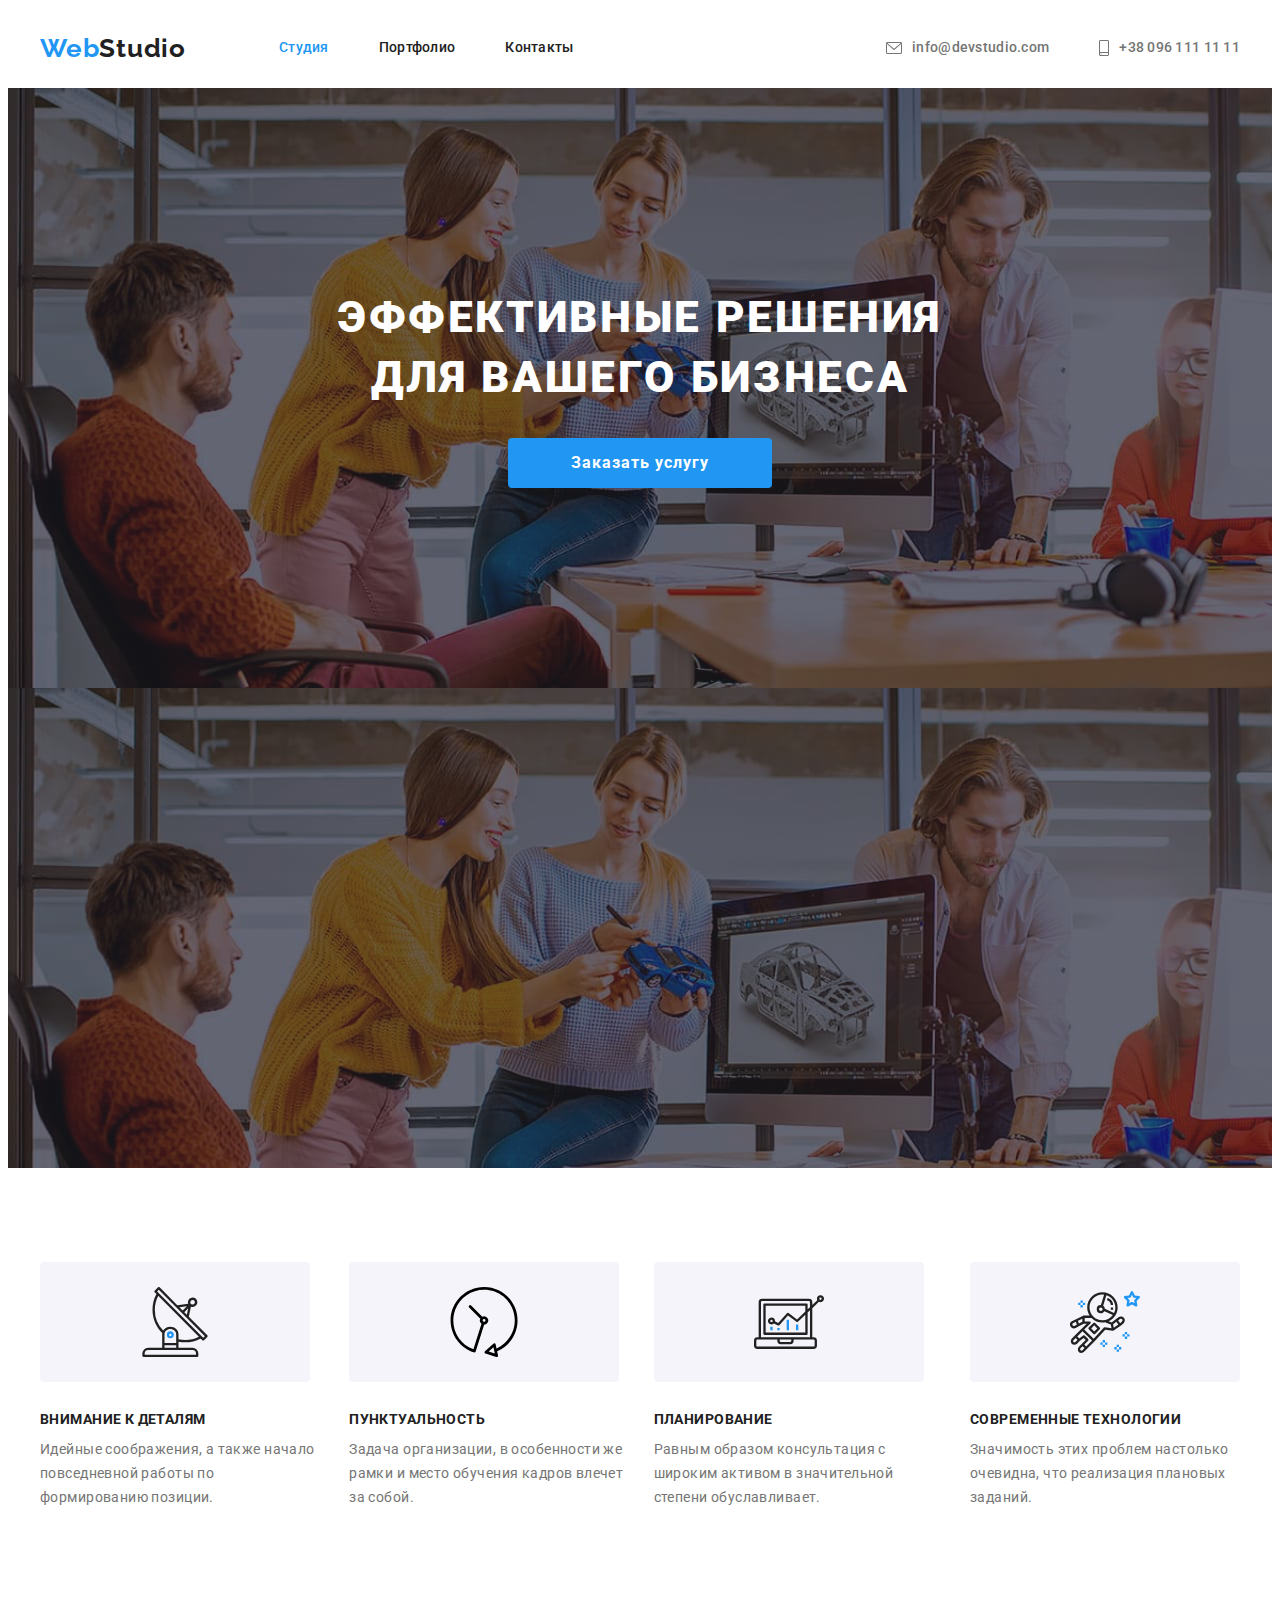
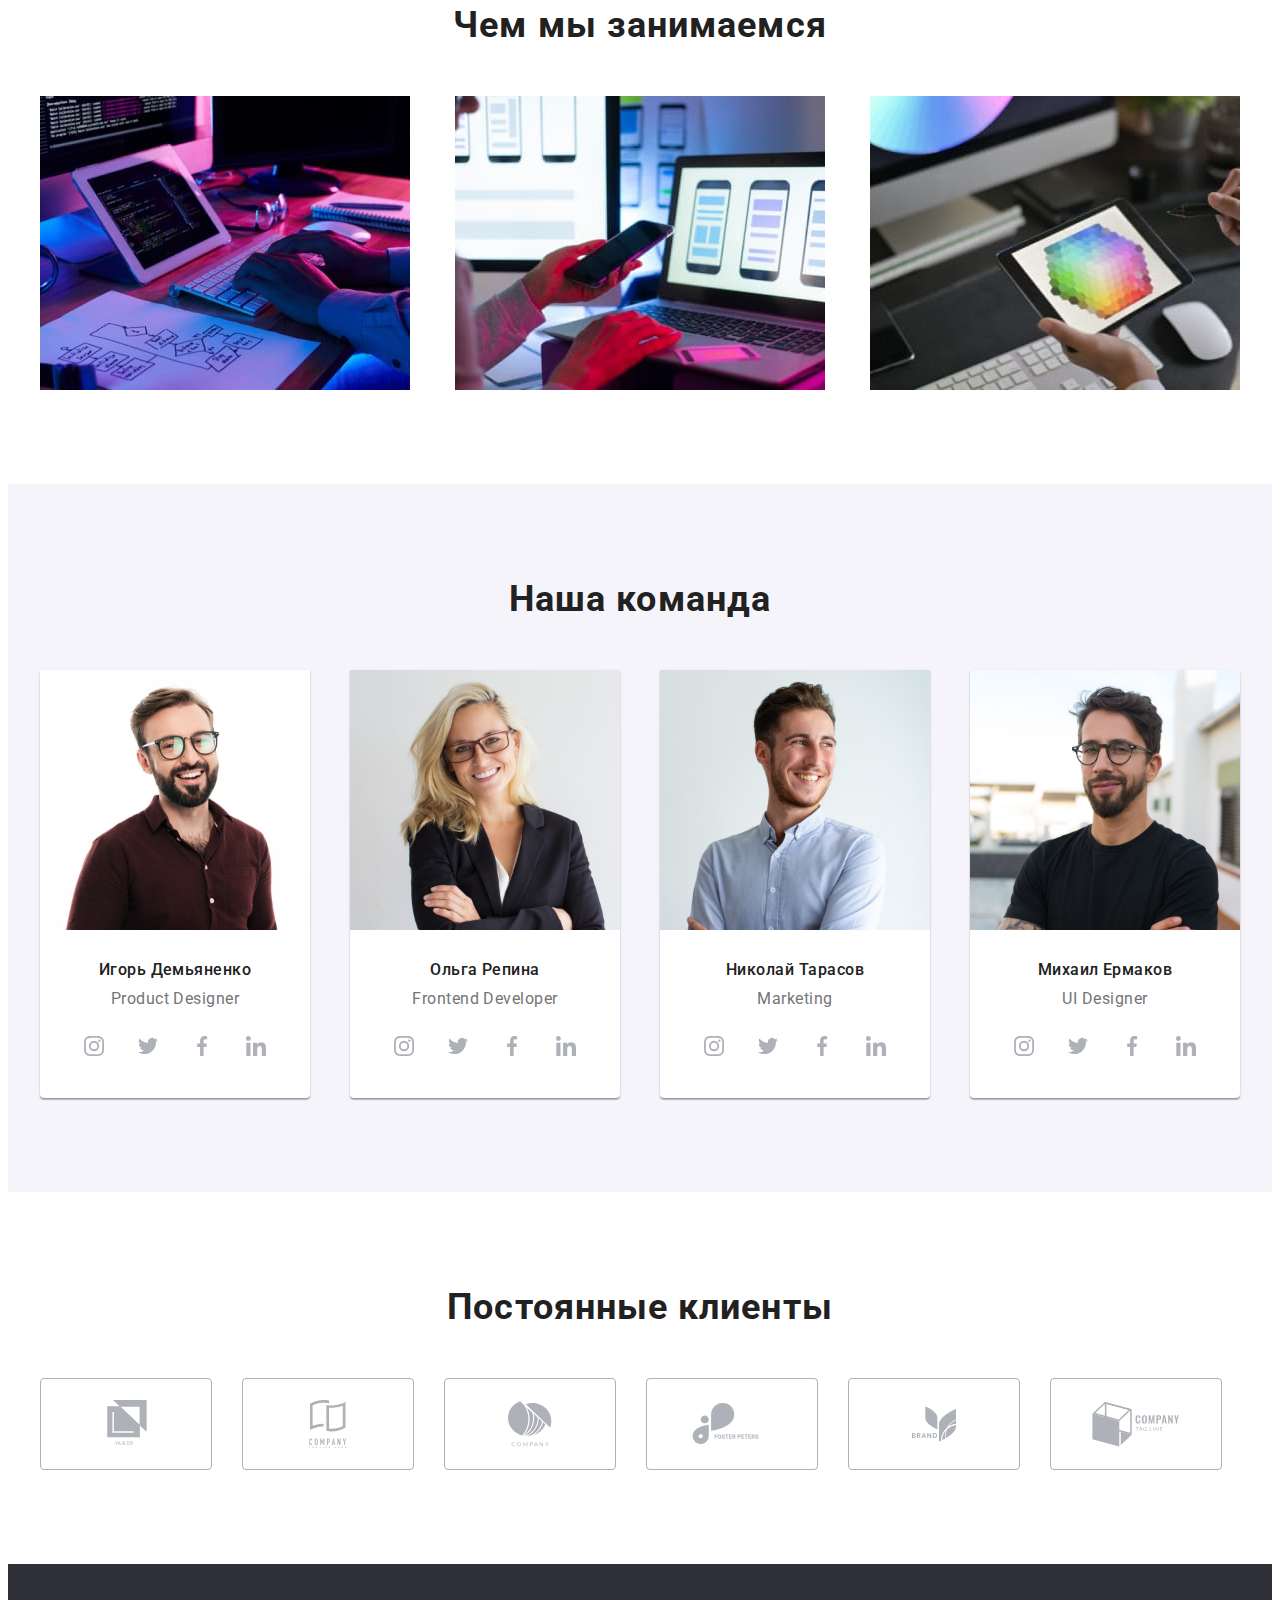
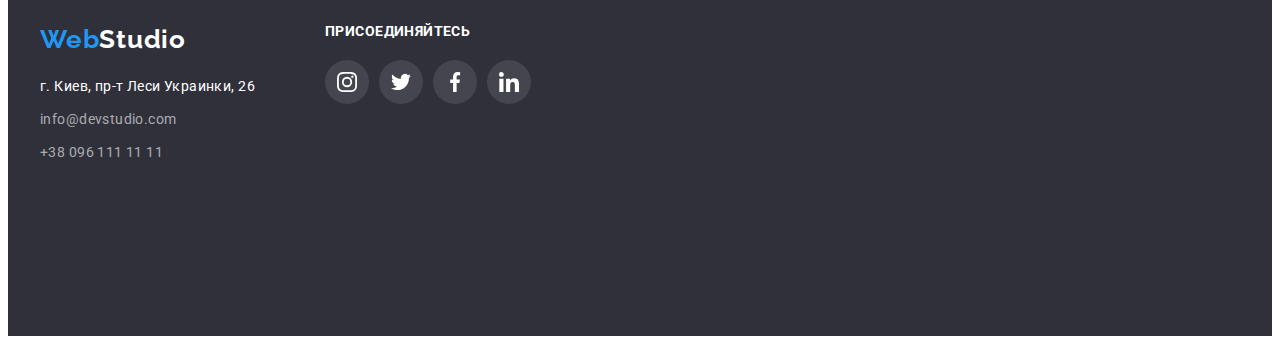
<file: index.html>
<!DOCTYPE html>
<html lang="ru">
  <head>
    <meta charset="UTF-8" />
    <meta name="viewport" content="width=device-width, initial-scale=1.0" />
    <title>WebStudio</title>
    
    <link href="https://fonts.googleapis.com/css2?family=Raleway:wght@700&family=Roboto:wght@400;500;700;900&display=swap"
      rel="stylesheet">
      <link rel="stylesheet" href="https://cdnjs.cloudflare.com/ajax/libs/modern-normalize/1.0.0/modern-normalize.min.css"
        integrity="sha512-ISS7cAi1PEhQ8jnbJpJZMd29NlhNj4AWYyLOSp2CE/CsHxTCu+r+t0D2yoJudVrd0/8fTVPUVDzY5Tvli75u/g=="
        crossorigin="anonymous" />
    <link rel="stylesheet" href="./css/styles.css" />
  </head>
  <body>
    <header class="header">
      <!--Шапка сторінки-->
      <div class="conteiner">
        <a href="./index.html" class="logo"> Web<span class="studio-header">Studio</span></a>
        
        <nav class="head-navigation">
          <ul class="header-nav">
            <li class="item"><a href="./index.html" class="link current">Студия</a></li>
            <li class="item"><a href="./portfolio.html" class="link">Портфолио</a></li>
            <li class="item"><a href="#adress" class="link">Контакты</a></li>
          </ul>
        </nav>
        
        <ul class="header-adress">
          <li class="item mail-item"><a href="mailto:info@devstudio.com" class="link">
            <svg class="icon icon-mail" width="16" height="12">
              <use href="./images/splite.svg#icon-envelope"></use>
            </svg>
            info@devstudio.com</a></li>
          <li class="item phone-item"><a href="tel:380961111111" class="link">
            <svg class="icon icon-phone" width="10" height="16">
              <use href="./images/splite.svg#icon-smartphone"></use>
            </svg>
            +38 096 111 11 11</a></li>
        </ul>
      </div>
      
    </header>

    <main>
      <!--Головне вікно-->
      <section class="hero">
        <h1 class="hero-tittle">
          Эффективные решения <br />
          для вашего бизнеса
        </h1>
        <a href="" class="hero-button">Заказать услугу</a>
      </section>

      <!--Особливості комранії-->
      <section class="section section-features">
        <h2 class="visually-hidden">Наши особености</h2>

        <div class="conteiner">
          <ul class="features">
            <li class="item">
              <div class="background">
                <svg class="icon">
                  <use href="./images/splite.svg#icon-antenna"></use>
                </svg>
              </div>
             <h3 class="feature-tittle">Внимание к деталям</h3>
              <p class="feature-text">
              Идейные соображения, а также начало повседневной работы по
              формированию позиции.
              </p>
            </li>
            <li class="item">
              <div class="background">
                <svg class="icon">
                  <use href="./images/splite.svg#icon-Vector"></use>
                </svg>
              </div>
              <h3 class="feature-tittle">Пунктуальность</h3>
              <p class="feature-text">
              Задача организации, в особенности же рамки и место обучения кадров
              влечет за собой.
              </p>
            </li>
            <li class="item">
              <div class="background">
                <svg class="icon">
                  <use href="./images/splite.svg#icon-diagram"></use>
                </svg>
              </div>
              <h3 class="feature-tittle">Планирование</h3>
              <p class="feature-text">
              Равным образом консультация с широким активом в значительной
              степени обуславливает.
              </p>
            </li>
            <li class="item">
              <div class="background">
                <svg class="icon">
                  <use href="./images/splite.svg#icon-astronaut"></use>
                </svg>
              </div>
              <h3 class="feature-tittle">Современные технологии</h3>
              <p class="feature-text">
              Значимость этих проблем настолько очевидна, что реализация
              плановых заданий.
              </p>
            </li>
          </ul>
        </div>
        
      </section>

      <!--Чим займається компанія-->
      <section class="section work-section">
        <div class="conteiner">
          <h2 class="work-tittle">Чем мы занимаемся</h2>
          <ul class="work-img">
            <li>
              <img class="img" src="./images/main-page/img.jpg" alt="Печатание на компьютере" width="370" />
            </li>
            <li>
              <img class="img" src="./images/main-page/img(1).jpg" alt="Телефон и компьютер" width="370" />
            </li>
            <li>
              <img class="img" src="./images/main-page/img(2).jpg" alt="Рисование на планшете" width="370" />
            </li>
          </ul>
        </div>
      </section>

      <!--Команда-->
      <section class="section team">
        <div class="conteiner">
          <h2 class="team-tittle">Наша команда</h2>
          <ul class="team-list">
            <li class="list-item">
              <img class="img" src="./images/main-page/worker1.jpg" alt="Фото сотрудника" width="270" />
              <h3 class="name-worker">Игорь Демьяненко</h3>
              <p lang="en" class="work-position">Product Designer</p>
              <ul class="social-list">
                <li class="item insta-link"><a class="link" href="https://www.instagram.com/" target="_blank" rel="noreferrer noopener">
                  <svg class="icon" width="20" height="20">
                    <use href="./images/splite.svg#icon-instagram"></use>
                  </svg>
                </a></li>
                <li class="item twit-link"><a class="link" href="https://twitter.com/" target="_blank" rel="noreferrer noopener">
                <svg class="icon" width="20" height="20">
                  <use href="./images/splite.svg#icon-twitter"></use>
                </svg>
                </a></li>
                <li class="item face-link"><a class="link" href="https://www.facebook.com/" target="_blank" rel="noreferrer noopener">
                <svg class="icon" width="20" height="20">
                  <use href="./images/splite.svg#icon-facebook"></use>
                </svg>
                </a></li>
                <li class="item linked-link"><a class="link" href="https://www.linkedin.com/" target="_blank" rel="noreferrer noopener">
                  <svg class="icon" width="20" height="20">
                    <use href="./images/splite.svg#icon-linkedin"></use>
                  </svg>
                </a></li>
              </ul> 
            </li >
            <li class="list-item">
              <img class="img" src="./images/main-page/worker4.jpg" alt="Фото сотрудника" width="270" />
              <h3 class="name-worker">Ольга Репина</h3>
              <p lang="en" class="work-position">Frontend Developer</p>
              <ul class="social-list">
                <li class="item insta-link"><a class="link" href="https://www.instagram.com/" target="_blank" rel="noreferrer noopener">
                    <svg class="icon" width="20" height="20">
                      <use href="./images/splite.svg#icon-instagram"></use>
                    </svg>
                  </a></li>
                <li class="item twit-link"><a class="link" href="https://twitter.com/" target="_blank" rel="noreferrer noopener">
                    <svg class="icon" width="20" height="20">
                      <use href="./images/splite.svg#icon-twitter"></use>
                    </svg>
                  </a></li>
                <li class="item face-link"><a class="link" href="https://www.facebook.com/" target="_blank" rel="noreferrer noopener">
                    <svg class="icon" width="20" height="20">
                      <use href="./images/splite.svg#icon-facebook"></use>
                    </svg>
                  </a></li>
                <li class="item linked-link"><a class="link" href="https://www.linkedin.com/" target="_blank" rel="noreferrer noopener">
                    <svg class="icon" width="20" height="20">
                      <use href="./images/splite.svg#icon-linkedin"></use>
                    </svg>
                  </a></li>
              </ul>
            </li>
            <li class="list-item">
              <img class="img" src="./images/main-page/worker3.jpg" alt="Фото сотрудника" width="270" />
              <h3 class="name-worker">Николай Тарасов</h3>
              <p lang="en" class="work-position">Marketing</p>
              <ul class="social-list">
                <li class="item insta-link"><a class="link" href="https://www.instagram.com/" target="_blank" rel="noreferrer noopener">
                    <svg class="icon" width="20" height="20">
                      <use href="./images/splite.svg#icon-instagram"></use>
                    </svg>
                  </a></li>
                <li class="item twit-link"><a class="link" href="https://twitter.com/" target="_blank" rel="noreferrer noopener">
                    <svg class="icon" width="20" height="20">
                      <use href="./images/splite.svg#icon-twitter"></use>
                    </svg>
                  </a></li>
                <li class="item face-link"><a class="link" href="https://www.facebook.com/" target="_blank" rel="noreferrer noopener">
                    <svg class="icon" width="20" height="20">
                      <use href="./images/splite.svg#icon-facebook"></use>
                    </svg>
                  </a></li>
                <li class="item linked-link"><a class="link" href="https://www.linkedin.com/" target="_blank" rel="noreferrer noopener">
                    <svg class="icon" width="20" height="20">
                      <use href="./images/splite.svg#icon-linkedin"></use>
                    </svg>
                  </a></li>
              </ul>
            </li>
            <li class="list-item">
              <img class="img" src="./images/main-page/worker2.jpg" alt="Фото сотрудника" width="270" />
              <h3 class="name-worker">Михаил Ермаков</h3>
              <p lang="en" class="work-position">UI Designer</p>
              <ul class="social-list">
                <li class="item insta-link"><a class="link" href="https://www.instagram.com/" target="_blank" rel="noreferrer noopener">
                    <svg class="icon" width="20" height="20">
                      <use href="./images/splite.svg#icon-instagram"></use>
                    </svg>
                  </a></li>
                <li class="item twit-link"><a class="link" href="https://twitter.com/" target="_blank" rel="noreferrer noopener">
                    <svg class="icon" width="20" height="20">
                      <use href="./images/splite.svg#icon-twitter"></use>
                    </svg>
                  </a></li>
                <li class="item face-link"><a class="link" href="https://www.facebook.com/" target="_blank" rel="noreferrer noopener">
                    <svg class="icon" width="20" height="20">
                      <use href="./images/splite.svg#icon-facebook"></use>
                    </svg>
                  </a></li>
                <li class="item linked-link"><a class="link" href="https://www.linkedin.com/" target="_blank" rel="noreferrer noopener">
                    <svg class="icon" width="20" height="20">
                      <use href="./images/splite.svg#icon-linkedin"></use>
                    </svg>
                  </a></li>
              </ul>
            </li>
          </ul>
        </div>

        
      </section>

      <!--Постійні клієнти-->
      <section class="section clients">
        <div class="conteiner">
        <h2 class="clients-tittle">Постоянные клиенты</h2>
        <ul class="clients-list">
          <li class="clients-item"><a class="link" href="">
            <svg class="icon" width="44" height="48">
              <use href="./images/splite.svg#icon-logo1"></use>
            </svg>
          </a></li>
          <li class="clients-item"><a class="link" href="">
            <svg class="icon" width="44" height="48">
              <use href="./images/splite.svg#icon-logo2"></use>
            </svg>
          </a></li>
          <li class="clients-item"><a class="link" href="">
            <svg class="icon" width="44" height="48">
              <use href="./images/splite.svg#icon-logo3"></use>
            </svg>
          </a></li>
          <li class="clients-item"><a class="link" href="">
            <svg class="icon" width="82" height="42">
              <use href="./images/splite.svg#icon-logo4"></use>
            </svg>
          </a></li>
          <li class="clients-item"><a class="link" href="">
            <svg class="icon" width="44" height="48">
              <use href="./images/splite.svg#icon-logo5"></use>
            </svg>
          </a></li>
          <li class="clients-item"><a class="link" href="">
            <svg class="icon" width="88" height="45">
              <use href="./images/splite.svg#icon-logo6"></use>
            </svg>
          </a></li>
        </ul>
        </div>

      </section>
    </main>

    <footer class="footer">
      <!--Підвал-->
      <div class="conteiner">
        <div class="adress-conteiner">
        <a href="./index.html" class="logo"> Web<span class="studio-footer">Studio</span></a>
        <address id="adress">
          <p class="adress">г. Киев, пр-т Леси Украинки, 26</p>
    
          <ul class="footer-adress">
            <li class="list-item"><a href="mailto:info@devstudio.com" class="link">info@devstudio.com</a></li>
            <li class="list-item"><a href="tel:380961111111" class="link">+38 096 111 11 11</a></li>
          </ul>
        </address>
        </div>
        <div class="footer-social">
          <span class="join">присоединяйтесь</span>
            <ul class="social-list">
              <li class="item insta-link"><a class="link" href="https://www.instagram.com/" target="_blank" rel="noreferrer noopener">
                  <svg class="icon" width="20" height="20">
                    <use href="./images/splite.svg#icon-instagram"></use>
                  </svg>
                </a></li>
              <li class="item twit-link"><a class="link" href="https://twitter.com/" target="_blank" rel="noreferrer noopener">
                  <svg class="icon" width="20" height="20">
                    <use href="./images/splite.svg#icon-twitter"></use>
                  </svg>
                </a></li>
              <li class="item face-link"><a class="link" href="https://www.facebook.com/" target="_blank" rel="noreferrer noopener">
                  <svg class="icon" width="20" height="20">
                    <use href="./images/splite.svg#icon-facebook"></use>
                  </svg>
                </a></li>
              <li class="item linked-link"><a class="link" href="https://www.linkedin.com/" target="_blank" rel="noreferrer noopener">
                  <svg class="icon" width="20" height="20">
                    <use href="./images/splite.svg#icon-linkedin"></use>
                  </svg>
                </a></li>
            </ul>
        
        </div>
      </div>
    </footer>
  </body>
</html>
</file>
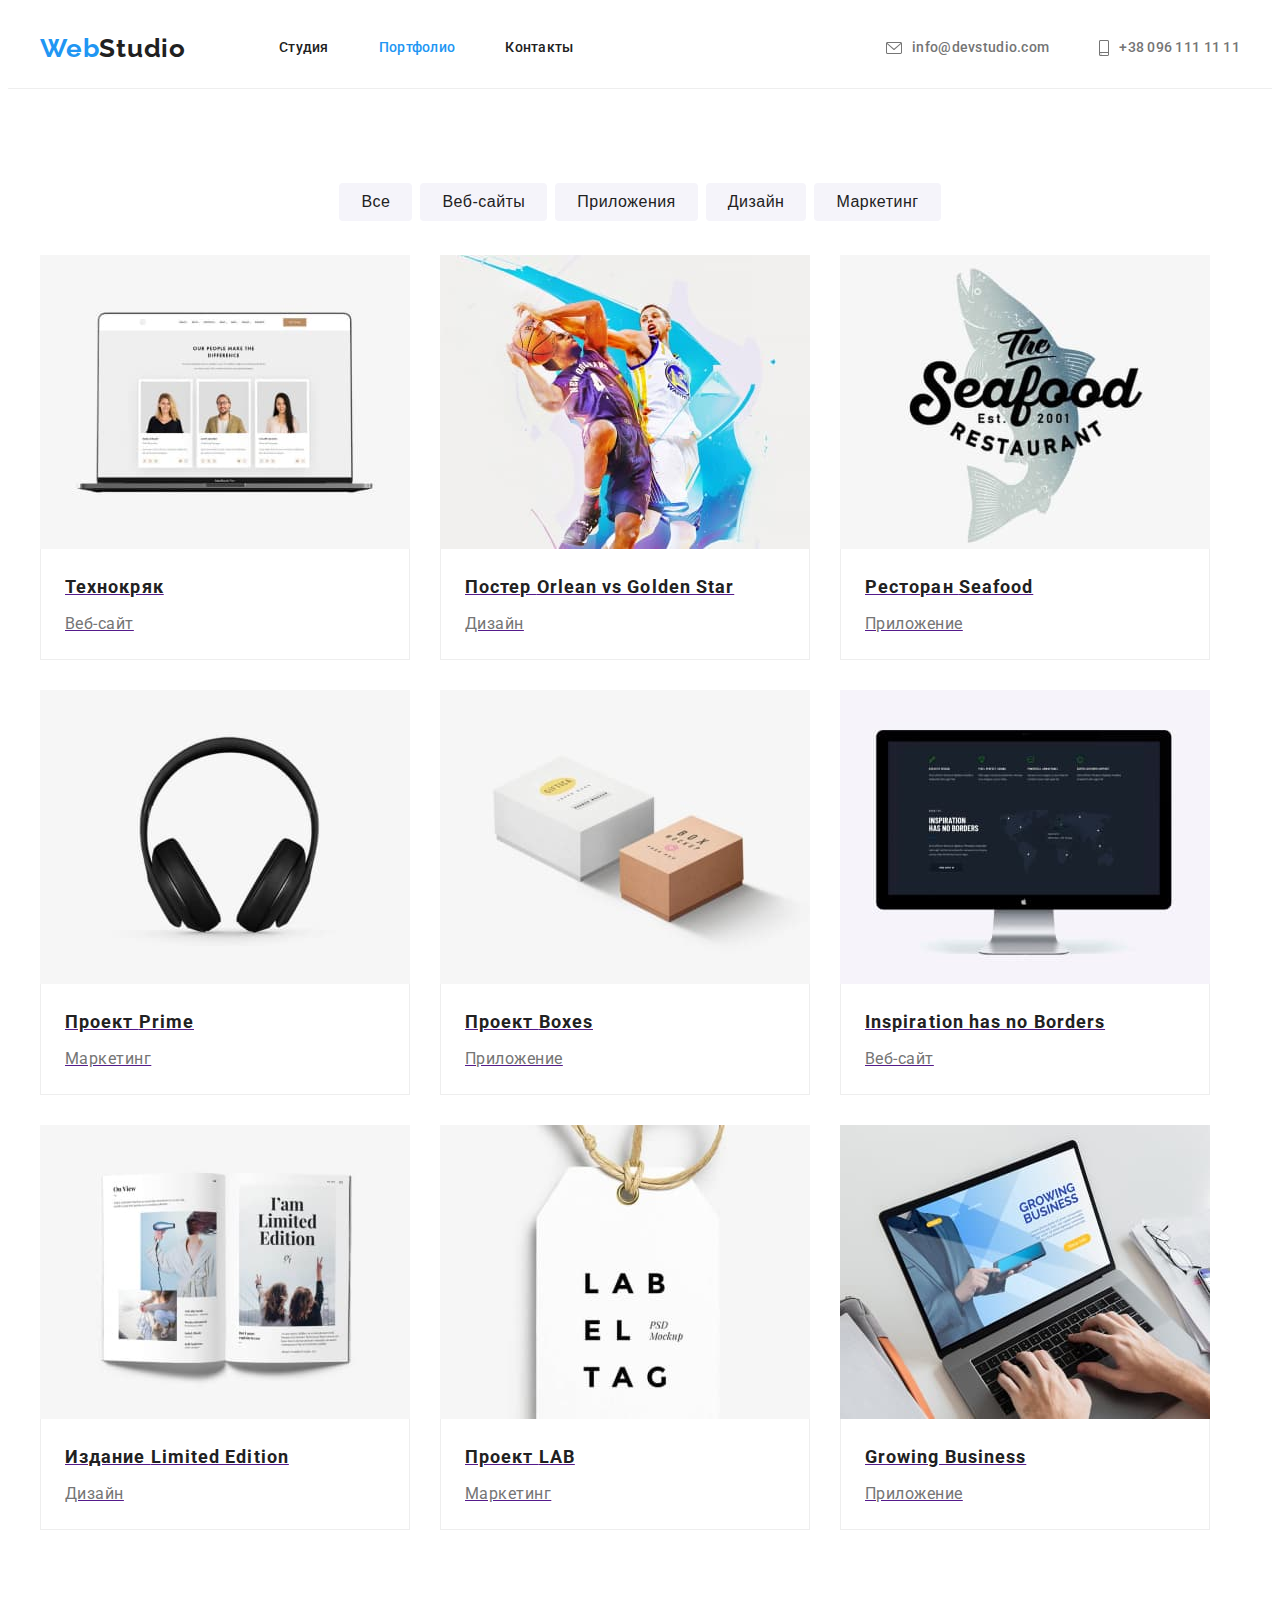
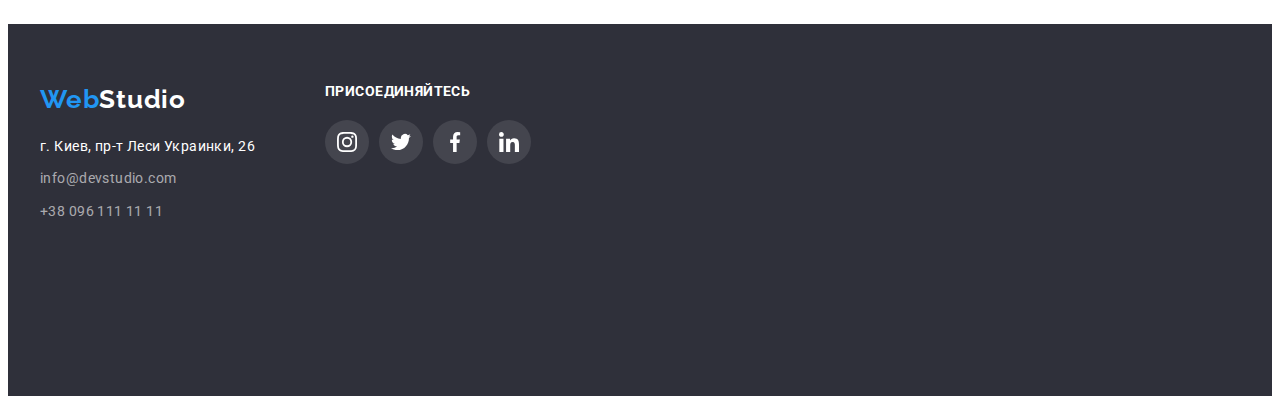
<file: portfolio.html>
<!DOCTYPE html>
<html lang="ru">
<head>
    <meta charset="UTF-8">
    <meta name="viewport" content="width=device-width, initial-scale=1.0">
    <title>Portfolio</title>
    <link
        href="https://fonts.googleapis.com/css2?family=Oleo+Script&family=Raleway:wght@700&family=Roboto:wght@400;500;700;900&display=swap"
        rel="stylesheet">
        <link rel="stylesheet" href="https://cdnjs.cloudflare.com/ajax/libs/modern-normalize/1.0.0/modern-normalize.min.css"
            integrity="sha512-ISS7cAi1PEhQ8jnbJpJZMd29NlhNj4AWYyLOSp2CE/CsHxTCu+r+t0D2yoJudVrd0/8fTVPUVDzY5Tvli75u/g=="
            crossorigin="anonymous" />
    <link rel="stylesheet" href="./css/styles.css" />
</head>
<body>

    <header class="header portfolio-header">
        <!--Шапка сторінки-->
        <div class="conteiner">
            <a href="./index.html" class="logo"> Web<span class="studio-header">Studio</span></a>
    
            <nav class="head-navigation">
                <ul class="header-nav">
                    <li class="item"><a href="./index.html" class="link">Студия</a></li>
                    <li class="item"><a href="./portfolio.html" class="link current">Портфолио</a></li>
                    <li class="item"><a href="#adress" class="link">Контакты</a></li>
                </ul>
            </nav>
    
        <ul class="header-adress">
            <li class="item mail-item"><a href="mailto:info@devstudio.com" class="link">
                    <svg class="icon icon-mail" width="16" height="12">
                        <use href="./images/splite.svg#icon-envelope"></use>
                    </svg>
                    info@devstudio.com</a></li>
            <li class="item phone-item"><a href="tel:380961111111" class="link">
                    <svg class="icon icon-phone" width="10" height="16">
                        <use href="./images/splite.svg#icon-smartphone"></use>
                    </svg>
                    +38 096 111 11 11</a></li>
        </ul>
        </div>
    
    </header>

    <main>

      <section class="section portfolio">
           
        <h1 class="visually-hidden">Наше портфолио</h1>

        <div class="conteiner">
             <ul class="portfolio-button">
               <li class="item"><button type="button" class="link">Все</button></li>
               <li class="item"><button type="button" class="link">Веб-сайты</button></li>
               <li class="item"><button type="button" class="link">Приложения</button></li>
               <li class="item"><button type="button" class="link">Дизайн</button></li>
               <li class="item"><button type="button" class="link">Маркетинг</button></li>
            </ul>
        
            <ul class="portfolio-list">
                <li class="list-item">
                    <a href="" class="portfolio-link">
                            <img class="img" src="./images/portfolio/img1.jpg" alt="Екран ноутбука с открытой интернет страницей" width="370">
                        <div class="img-description">
                            <h2 class="img-tittle">Технокряк</h2>
                            <p class="project">Веб-сайт</p>
                        </div>
                    
                    </a>
                </li>
                <li class="list-item">
                    <a href="" class="portfolio-link"><img class="img" src="./images/portfolio/img2.jpg" alt="Два баскетболиста" width="370">
                    <div class="img-description">
                        <h2 class="img-tittle">Постер <span lang="en">Orlean vs Golden Star</span> </h2>
                        <p class="project">Дизайн</p>
                    </div>
                    </a>
                </li>
                <li class="list-item">
                    <a href="" class="portfolio-link"><img class="img" src="./images/portfolio/img3.jpg" alt="Логотип ресторана" width="370">
                    <div class="img-description">
                        <h2 class="img-tittle">Ресторан <span lang="en">Seafood</span></h2>
                        <p class="project">Приложение</p>
                    </div>
                </a>
                </li>
                <li class="list-item">
                    <a href="" class="portfolio-link"><img class="img" src="./images/portfolio/img4.jpg" alt="Наушники" width="370">
                    <div class="img-description">
                        <h2 class="img-tittle">Проект <span lang="en">Prime</span></h2>
                        <p class="project">Маркетинг</p>
                    </div>
                </a>
                </li>
                <li class="list-item">
                    <a href="" class="portfolio-link"><img class="img" src="./images/portfolio/img5.jpg" alt="Две коробки" width="370">
                    <div class="img-description">
                           <h2 class="img-tittle">Проект <span lang="en">Boxes</span></h2>
                           <p class="project">Приложение</p>
                    </div> 
               </a>
                </li>
                <li class="list-item">
                    <a href="" class="portfolio-link"><img class="img" src="./images/portfolio/img6.jpg" alt="Екран макбука с открытой интернет страницей" width="370">
                    <div class="img-description">
                        <h2 lang="en" class="img-tittle">Inspiration has no Borders</h2>
                        <p class="project">Веб-сайт</p>
                    </div>
                </a>
                </li>
                <li class="list-item">
                    <a href="" class="portfolio-link"><img class="img" src="./images/portfolio/img7.jpg" alt="Страницы журнала" width="370">
                    <div class="img-description">
                        <h2 class="img-tittle">Издание <span lang="en">Limited Edition</span></h2>
                        <p class="project">Дизайн</p>
                    </div>
                    </a>
                </li>
                <li class="list-item">
                    <a href="" class="portfolio-link"><img class="img" src="./images/portfolio/img8.jpg" alt="Лейба" width="370">
                    <div class="img-description">
                        <h2 class="img-tittle">Проект <span lang="en">LAB</span></h2>
                        <p class="project">Маркетинг</p>
                    </div>
                </a>
                </li>
                <li class="list-item">
                    <a href="" class="portfolio-link">
                        <img class="img" src="./images/portfolio/img9.jpg" alt="Печать на ноутбуке" width="370">
                    <div class="img-description">
                        <h2 lang="en" class="img-tittle">Growing Business</h2>
                        <p class="project">Приложение</p>
                    </div>
                </a>
                </li>
            </ul>
        </div>
      </section>
    </main>

    <footer class="footer">
        <!--Підвал-->
        <div class="conteiner">
            <div class="adress-conteiner">
                <a href="./index.html" class="logo"> Web<span class="studio-footer">Studio</span></a>
                <address id="adress">
                    <p class="adress">г. Киев, пр-т Леси Украинки, 26</p>
    
                    <ul class="footer-adress">
                        <li class="list-item"><a href="mailto:info@devstudio.com" class="link">info@devstudio.com</a></li>
                        <li class="list-item"><a href="tel:380961111111" class="link">+38 096 111 11 11</a></li>
                    </ul>
                </address>
            </div>
            <div class="footer-social">
                <span class="join">присоединяйтесь</span>
                <ul class="social-list">
                    <li class="item insta-link"><a class="link" href="https://www.instagram.com/" target="_blank" rel="noreferrer noopener">
                            <svg class="icon" width="20" height="20">
                                <use href="./images/splite.svg#icon-instagram"></use>
                            </svg>
                        </a></li>
                    <li class="item twit-link"><a class="link" href="https://twitter.com/" target="_blank" rel="noreferrer noopener">
                            <svg class="icon" width="20" height="20">
                                <use href="./images/splite.svg#icon-twitter"></use>
                            </svg>
                        </a></li>
                    <li class="item face-link"><a class="link" href="https://www.facebook.com/" target="_blank" rel="noreferrer noopener">
                            <svg class="icon" width="20" height="20">
                                <use href="./images/splite.svg#icon-facebook"></use>
                            </svg>
                        </a></li>
                    <li class="item linked-link"><a class="link" href="https://www.linkedin.com/" target="_blank" rel="noreferrer noopener">
                            <svg class="icon" width="20" height="20">
                                <use href="./images/splite.svg#icon-linkedin"></use>
                            </svg>
                        </a></li>
                </ul>
    
            </div>
        </div>
    </footer>
</body>
</html>
</file>
<file: css/styles.css>
/*Палітра кольорів
    Фон головний -#FFFFFF;
    Фон другорядний -#F5F4FA;
    Футер та Hero - #2F303A;
    Навігація та заголовни - #212121;
    Посилання та абзаци - #757575;
    Наведення посилань - #2196F3;
    Колір градієнта - rgba(47, 48, 58, 0.4)
    Колір заливки іконок - #afb1b8
    Колів фону іконок соц. мереж у футері - rgba(255, 255, 255, 0.1)
    Колір посилань у футері - rgba(255, 255, 255, 0.6)
*/

/*CSS змінні*/

:root {
  --main-background-color: #ffffff;
  --second-background-color: #f5f4fa;
  --background-footer-hero: #2f303a;
  --text-nav-tittle: #212121;
  --text-links: #757575;
  --accent: #2196f3;
  --gradient-color: rgba(47, 48, 58, 0.4);
  --icon-fill: #afb1b8;
  --footer-text-link: rgba(255, 255, 255, 0.6);
  --bgc-footer-icon: rgba(255, 255, 255, 0.1);
}

body {
  background-color: var(--main-background-color);
  font-family: Roboto, sans-serif;
}

.conteiner {
  margin-right: auto;
  margin-left: auto;
  width: 1200px;
  padding-right: 15px;
  padding-left: 15px;
}

ul,
h2,
h3,
p {
  margin-top: 0;
  margin-bottom: 0;
}

h2 {
  margin-bottom: 50px;

  color: var(--text-nav-tittle);

  font-weight: 700;
  font-size: 36px;
  line-height: 1.17;
  letter-spacing: 0.03em;
}

ul {
  list-style-type: none;
  padding-left: 0;
}

.link {
  text-decoration: none;
}

.section {
  padding-top: 94px;
  padding-bottom: 94px;
}

.img {
  display: block;
}

.visually-hidden {
  position: absolute !important;
  clip: rect(1px 1px 1px 1px);
  clip: rect(1px, 1px, 1px, 1px);
  padding: 0 !important;
  border: 0 !important;
  height: 1px !important;
  width: 1px !important;
  overflow: hidden;
}

:focus {
  outline: none;
}

/*Header*/

.header > .conteiner {
  display: flex;
  align-items: center;
}

/*Header Logo*/

.logo {
  text-decoration: none;

  color: var(--accent);

  font-family: Raleway, sans-serif;
  font-weight: 700;
  font-size: 26px;
  line-height: 1.19;
  letter-spacing: 0.03em;
}

.studio-header {
  color: var(--text-nav-tittle);
}

.logo:hover .studio-header,
.logo:focus .studio-header {
  color: var(--accent);
}

/*Navigation*/

.head-navigation {
  margin-left: 93px;
}

.header-nav {
  display: flex;
}

.header-nav .item:not(:last-child) {
  margin-right: 50px;
}

.header-nav .link {
  display: block;
  padding-top: 32px;
  padding-bottom: 32px;

  color: var(--text-nav-tittle);

  font-weight: 500;
  font-size: 14px;
  line-height: 1.14;
  letter-spacing: 0.02em;
}

.header-nav .link:hover,
.header-nav .link:focus {
  color: var(--accent);
}

.header-nav .link.current {
  color: var(--accent);
}

.header-nav .link.current:hover,
.header-nav .link.current:focus {
  color: var(--text-nav-tittle);
}

/*Header adress*/

.header-adress {
  display: flex;
  margin-left: auto;
}

.header-adress .item:not(:last-child) {
  margin-right: 50px;
}

.header-adress > .item {
  display: flex;
  align-items: center;
}

.header-adress .link {
  color: var(--text-links);

  font-weight: 500;
  font-size: 14px;
  line-height: 1.14;
  letter-spacing: 0.02em;
  text-decoration: none;
}

.header-adress .link:hover,
.header-adress .link:focus {
  color: var(--accent);
}

.icon-mail {
  width: 20px;
  margin-right: 10px;
}

.icon-phone {
  margin-right: 10px;
}

.header-adress .icon {
  fill: currentColor;
}

.header-adress .link {
  display: inline-flex;
  align-items: center;
}

/*Main*/

/*Hero*/

.hero {
  padding-top: 200px;
  padding-bottom: 280px;

  max-width: 1600px;
  height: 600px;
  margin-left: auto;
  margin-right: auto;
  background-image: linear-gradient(
      to right,
      var(--gradient-color),
      var(--gradient-color)
    ),
    url(../images/main-page/hero-img.jpg);
  text-align: center;
}

.hero-tittle {
  margin-top: 0;
  margin-bottom: 30px;
  color: var(--main-background-color);

  font-weight: 900;
  font-size: 44px;
  line-height: 1.36;
  letter-spacing: 0.06em;
  text-transform: uppercase;
}

.hero-button {
  display: inline-block;
  min-width: 200px;
  padding: 10px 32px;
  border-radius: 4px;

  background-color: var(--accent);
  color: var(--main-background-color);

  font-weight: 700;
  font-size: 16px;
  line-height: 1.88;
  letter-spacing: 0.06em;
  align-items: center;
  text-decoration: none;
}

.hero-button:hover,
.hero-button:focus {
  background-color: var(--second-background-color);
  color: var(--text-nav-tittle);
}

/*Features*/

.features {
  display: flex;
}

.features > .item:not(:last-child) {
  margin-right: 30px;
}

.background {
  display: inline-flex;
  justify-content: center;
  align-items: center;
  width: 270px;
  height: 120px;
  background-color: var(--second-background-color);
  border-radius: 4px;
  margin-bottom: 30px;
}

.features .icon {
  width: 70px;
  height: 70px;
}

.feature-tittle {
  margin-bottom: 10px;
  color: var(--text-nav-tittle);

  font-weight: 700;
  font-size: 14px;
  line-height: 1.14;
  letter-spacing: 0.03em;
  text-transform: uppercase;
}

.feature-text {
  color: var(--text-links);

  font-weight: 400;
  font-size: 14px;
  line-height: 1.71;
  letter-spacing: 0.03em;
}

/*Work section*/

.work-section {
  padding-top: 0;
  text-align: center;
}

.work-img {
  display: flex;
  justify-content: space-between;
}

/*Team*/

.team {
  text-align: center;
  background-color: var(--second-background-color);
}

.team-list .list-item {
  background-color: var(--main-background-color);
  box-shadow: 0px 1px 3px rgba(0, 0, 0, 0.12), 0px 1px 1px rgba(0, 0, 0, 0.14),
    0px 2px 1px rgba(0, 0, 0, 0.2);
  border-radius: 0px 0px 4px 4px;
}

.team-list {
  display: flex;
  justify-content: space-between;
  text-align: center;
}

.team-list > .list-item {
  padding-bottom: 30px;
}

.name-worker {
  margin-top: 30px;
  margin-bottom: 10px;

  color: var(--text-nav-tittle);

  font-weight: 500;
  font-size: 16px;
  line-height: 1.19;
  letter-spacing: 0.03em;
}

.work-position {
  margin-bottom: 16px;
  color: var(--text-links);

  font-weight: 400;
  font-size: 16px;
  line-height: 1.19;
  letter-spacing: 0.03em;
}

.social-list {
  display: flex;
  justify-content: center;
}

.social-list .link {
  display: inline-flex;
  align-items: center;
  justify-content: center;
  width: 44px;
  height: 44px;
  fill: var(--icon-fill);
}

.social-list > .item:not(:last-child) {
  margin-right: 10px;
}

.social-list .link:hover,
.social-list .link:focus {
  background-color: var(--accent);
  border-radius: 50%;
  fill: var(--main-background-color);
}

/*Постійні клієнит*/

.clients {
  text-align: center;
}

.clients-list {
  display: flex;
}

.clients-list .link {
  display: flex;
  width: 170px;
  height: 90px;
  border: 1px solid var(--icon-fill);
  border-radius: 4px;
  align-items: center;
  justify-content: center;
  fill: var(--icon-fill);
}

.clients-list .link:hover,
.clients-list .link:focus {
  border: 1px solid var(--accent);
  fill: var(--accent);
}

.clients-item:not(:last-child) {
  margin-right: 30px;
}

/*Footer*/

/*Logo*/

.footer {
  background-color: var(--background-footer-hero);
}

.footer > .conteiner {
  display: flex;
  height: 252px;
  padding-top: 60px;
  padding-bottom: 60px;
}
/*Footer Logo*/

.footer .logo {
  display: block;
  margin-bottom: 20px;
}

.studio-footer {
  color: var(--main-background-color);
}

.logo:hover .studio-footer,
.logo:focus .studio-footer {
  color: var(--accent);
}

/*Footer Adress*/

.adress {
  margin-bottom: 9px;

  color: var(--main-background-color);

  font-style: normal;
  font-weight: 400;
  font-size: 14px;
  line-height: 1.71;
  letter-spacing: 0.03em;
}

.footer-adress > .list-item:not(:last-child) {
  margin-bottom: 9px;
}

.footer-adress {
  list-style-type: none;
}

.footer-adress .link {
  color: var(--footer-text-link);

  font-style: normal;
  font-weight: 400;
  font-size: 14px;
  line-height: 1.71;
  letter-spacing: 0.03em;
}

.footer-adress .link:hover,
.footer-adress .link:focus {
  color: var(--accent);
}

.adress-conteiner {
  margin-right: 70px;
}

.footer-social {
  display: flex;
  flex-direction: column;
}

.join {
  font-weight: 700;
  font-size: 14px;
  line-height: 1.14;
  letter-spacing: 0.03em;
  text-transform: uppercase;
  padding-bottom: 20px;

  color: var(--main-background-color);
}

.footer-social .item {
  background-color: var(--bgc-footer-icon);
  border-radius: 50%;
}

.footer-social .icon {
  fill: var(--main-background-color);
}

/*Portfolio*/

.portfolio-header {
  border-bottom: 1px solid #eeeeee;
}

/*Main*/

/*Buttons*/

.portfolio-button .link {
  display: inline-block;
  min-width: 73px;
  padding: 6px 22px;
  border-radius: 4px;
  border: 0;

  background-color: var(--second-background-color);
  color: var(--text-nav-tittle);

  font-weight: 500;
  font-size: 16px;
  line-height: 1.62;
  text-align: center;
  letter-spacing: 0.03em;

  cursor: pointer;
}

.portfolio-button .link:hover,
.portfolio-button .link:focus {
  background-color: var(--accent);
  color: var(--main-background-color);
}

/*Portfolio Images*/

.portfolio-button {
  display: flex;
  justify-content: center;
  margin-bottom: 34px;
}

.portfolio-button > .item:not(:last-child) {
  margin-right: 8px;
}

.portfolio-list {
  display: flex;
  flex-wrap: wrap;
}

.img-description {
  border: 1px solid #eeeeee;
  border-top: none;

  padding: 20px 24px;
}

.portfolio-list > .list-item:not(:nth-child(3n)) {
  margin-right: 30px;
}

.portfolio-list > .list-item:not(:nth-last-child(-n + 3)) {
  margin-bottom: 30px;
}

.img-tittle {
  margin-bottom: 4px;

  color: var(--text-nav-tittle);

  font-weight: 700;
  font-size: 18px;
  line-height: 2;
  letter-spacing: 0.06em;
}

.project {
  color: var(--text-links);

  font-weight: 400;
  font-size: 16px;
  line-height: 1.87;
  letter-spacing: 0.03em;
}

.portfolio-link {
  display: block;
}

.portfolio-link:hover,
.portfolio-link:focus {
  box-shadow: 0px 1px 1px rgba(0, 0, 0, 0.12), 0px 4px 4px rgba(0, 0, 0, 0.06),
    1px 4px 6px rgba(0, 0, 0, 0.16);
}
</file>
